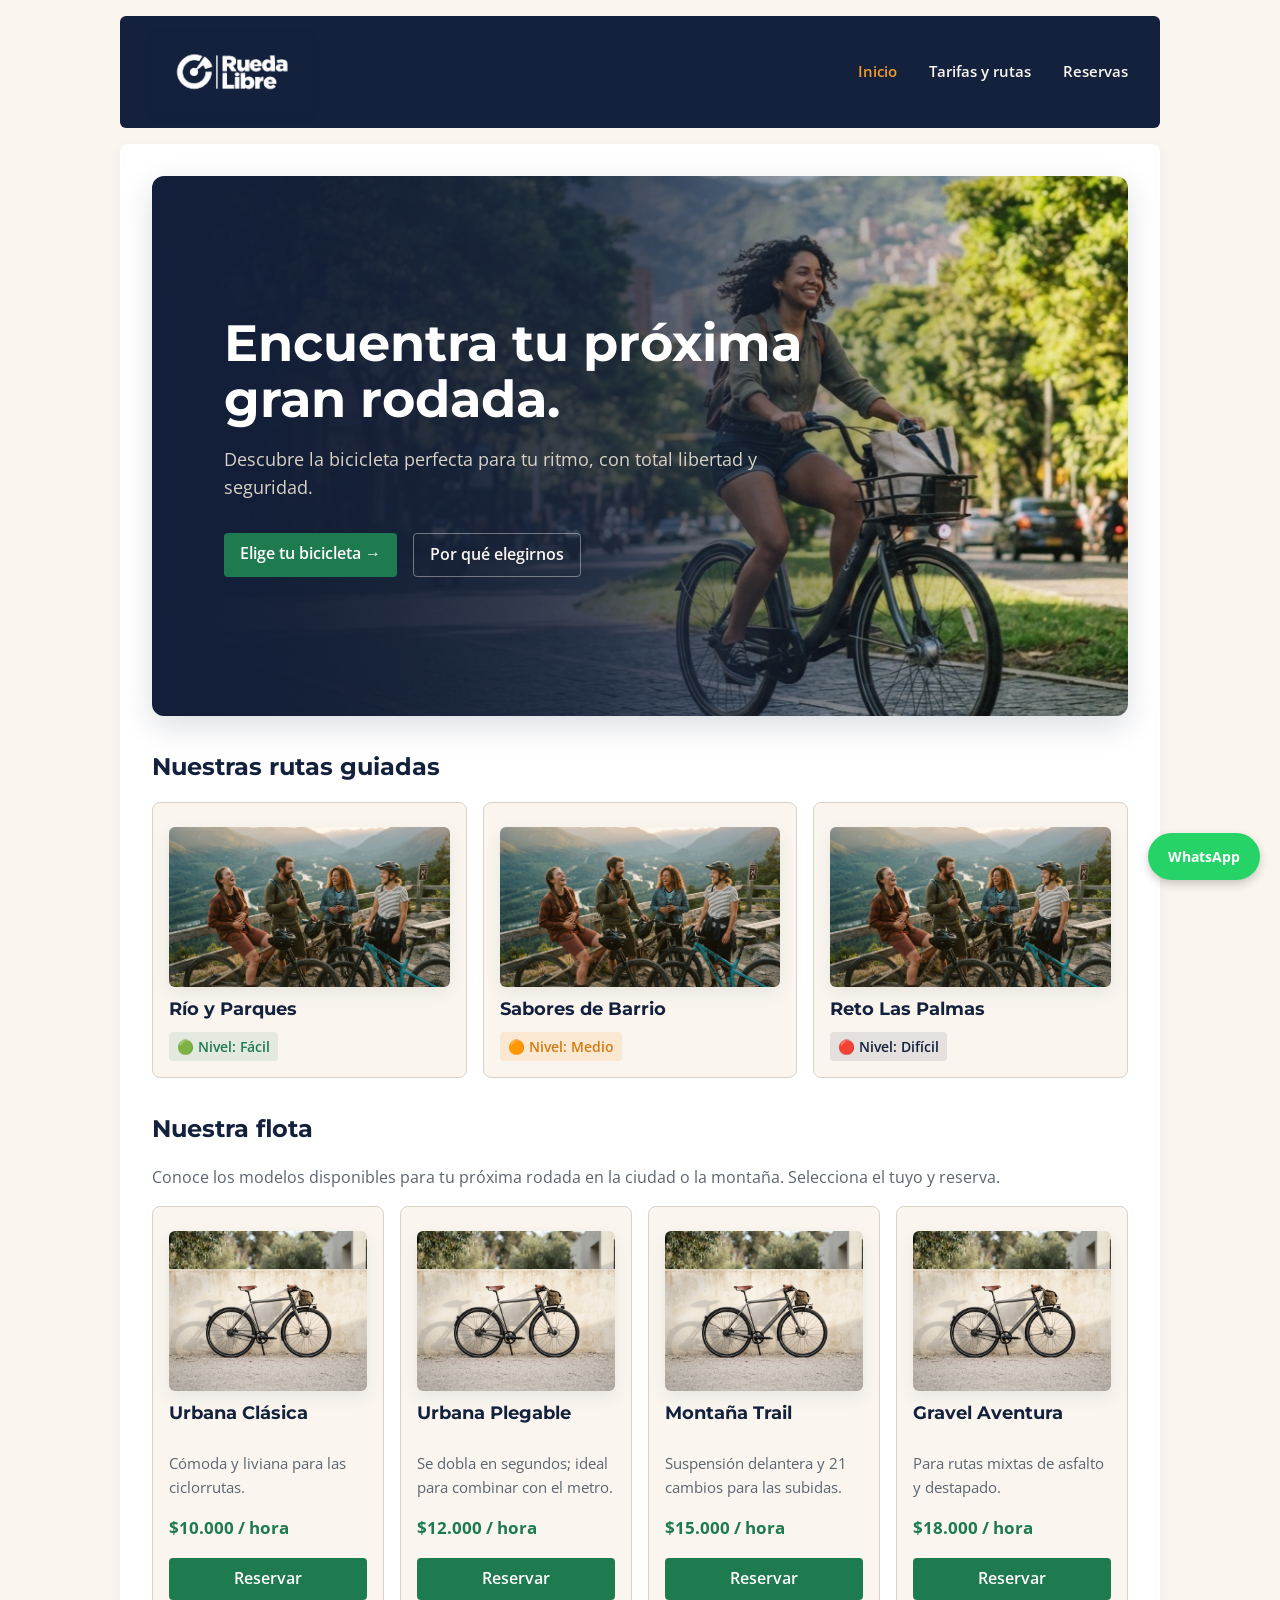
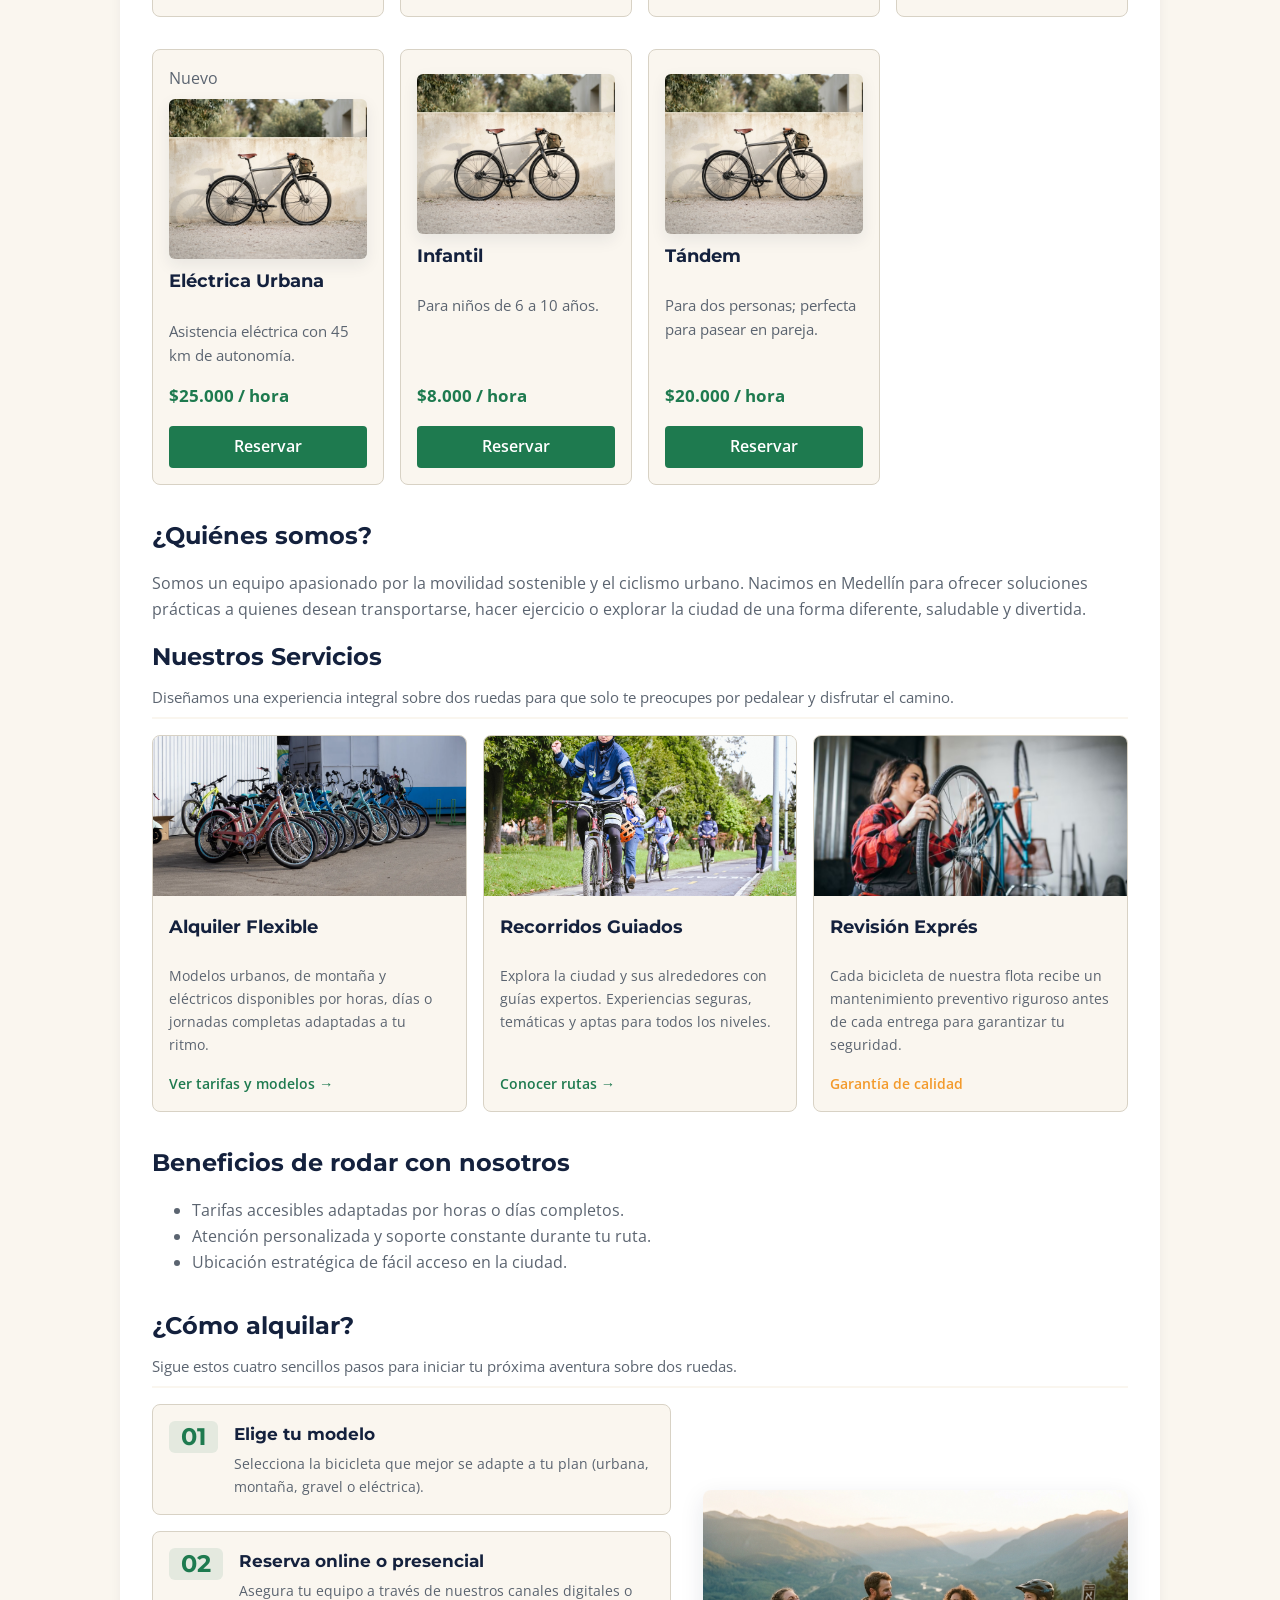
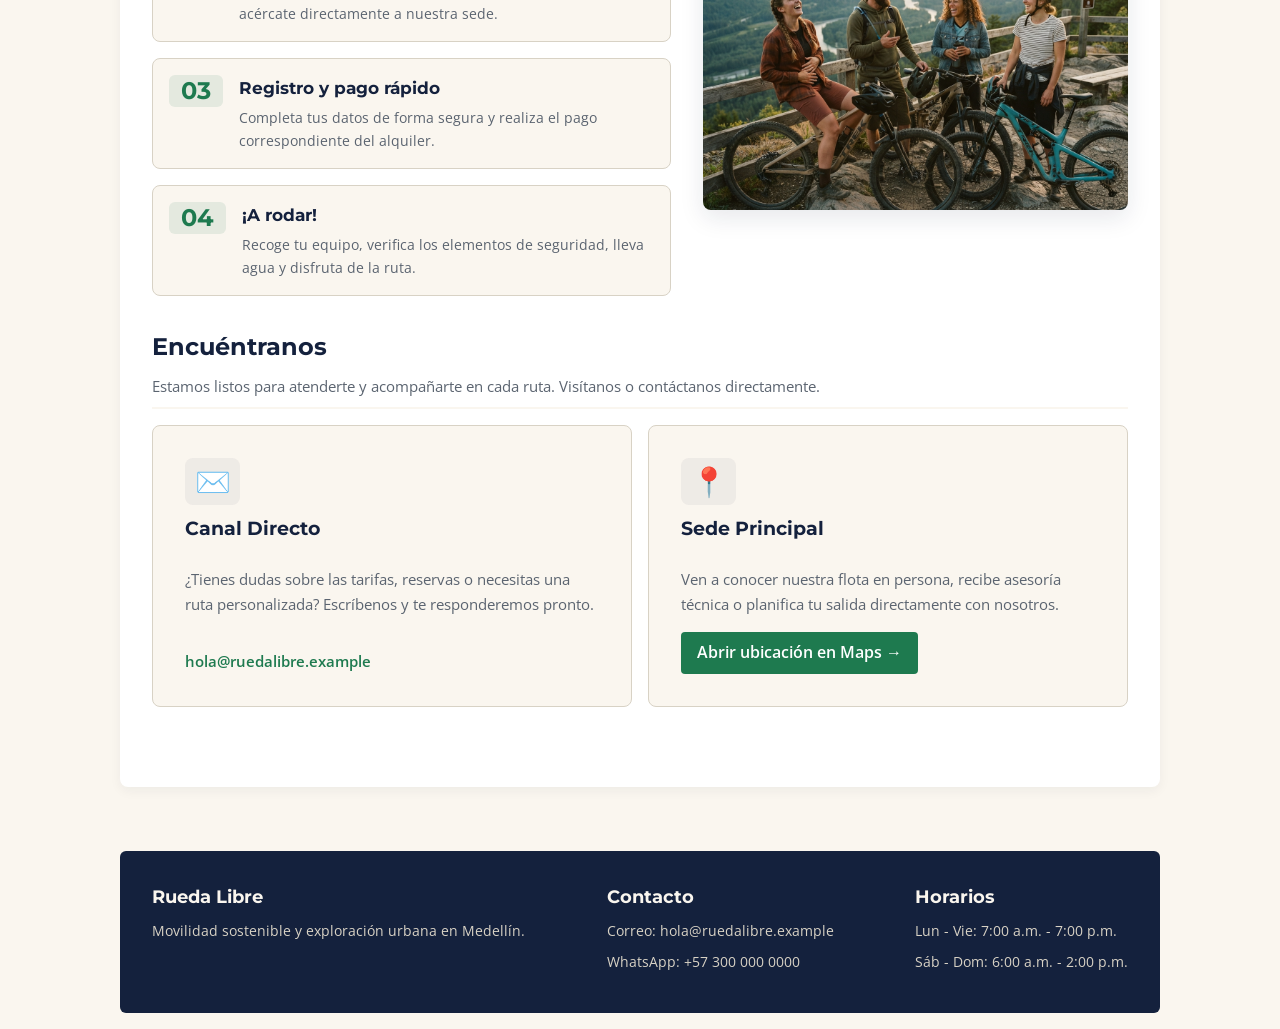
<file: index.html>
<!DOCTYPE html>
<html lang="es">
<head>
    <meta charset="UTF-8">
    <meta name="viewport" content="width=device-width, initial-scale=1.0">
    <meta name="description" content="Alquiler de bicicletas, recorridos guiados y taller básico en Medellín con Rueda Libre.">
    <title>Rueda Libre | Alquiler de bicicletas en Medellín</title>

    <link rel="preconnect" href="https://fonts.googleapis.com">
    <link rel="preconnect" href="https://fonts.gstatic.com" crossorigin>
    <link href="https://fonts.googleapis.com/css2?family=Montserrat:wght@700&family=Open+Sans:wght@400;600&display=swap" rel="stylesheet">
    
    <link rel="stylesheet" href="css/styles.css">
</head>
<body>
    <header>
        <a href="index.html" class="logo-link">
            <img src="img/negative_logo_ruedalibre.png" alt="Logo de Rueda Libre" class="logo-header">
        </a>
        <nav>
            <ul id="menu">
                <li><a href="index.html" class="activo">Inicio</a></li>
                <li><a href="paginas/tarifas.html">Tarifas y rutas</a></li>
                <li><a href="paginas/reservas.html">Reservas</a></li>
            </ul>
        </nav>
    </header>

    <main>
        <!-- Enlace flotante de WhatsApp -->
         <a href="https://wa.me/573000000000" target="_blank" class="whatsapp-flotante">WhatsApp</a>

        <!-- Portada / Hero principal con gradiente de sombra -->
        <section class="portada-inicio hero-sombra-lateral">
            <div class="portada-contenido">
                <h1>Encuentra tu próxima gran rodada.</h1>
                <p>Descubre la bicicleta perfecta para tu ritmo, con total libertad y seguridad.</p>
                <div class="portada-botones">
                    <a href="paginas/reservas.html" class="btn-cta">Elige tu bicicleta &rarr;</a>
                    <a href="#servicios" class="btn-secundario">Por qué elegirnos</a>
                </div>
            </div>
        </section>

        <!-- Galería "Nuestras rutas" con indicadores de nivel -->
        <section class="seccion-rutas-galeria">
            <h2>Nuestras rutas guiadas</h2>
            <div class="rutas-grid">
                <article class="ruta-card">
                    <img src="img/experiencia-ruta.jpeg" alt="Recorrido Río y Parques">
                    <h3>Río y Parques</h3>
                    <span class="nivel-badge nivel-facil">🟢 Nivel: Fácil</span>
                </article>
                <article class="ruta-card">
                    <img src="img/experiencia-ruta.jpeg" alt="Recorrido Sabores de Barrio">
                    <h3>Sabores de Barrio</h3>
                    <span class="nivel-badge nivel-medio">🟠 Nivel: Medio</span>
                </article>
                <article class="ruta-card">
                    <img src="img/experiencia-ruta.jpeg" alt="Recorrido Reto Las Palmas">
                    <h3>Reto Las Palmas</h3>
                    <span class="nivel-badge nivel-dificil">🔴 Nivel: Difícil</span>
                </article>
            </div>
        </section>

        <!-- Nueva flota -->
        <section class="seccion-flota">
            <h2>Nuestra flota</h2>
            <p>Conoce los modelos disponibles para tu próxima rodada en la ciudad o la montaña. Selecciona el tuyo y reserva.</p>
            
            <div class="flota-grid">
                <!-- Modelo 1 -->
                <article class="tarjeta-flota">
                    <img src="img/flota-bicicletas.jpeg" alt="Urbana Clásica de Rueda Libre">
                    <h3>Urbana Clásica</h3>
                    <p>Cómoda y liviana para las ciclorrutas.</p>
                    <span class="precio">$10.000 / hora</span>
                    <a href="paginas/reservas.html" class="btn-cta">Reservar</a>
                </article>

                <!-- Modelo 2 -->
                <article class="tarjeta-flota">
                    <img src="img/flota-bicicletas.jpeg" alt="Urbana Plegable de Rueda Libre">
                    <h3>Urbana Plegable</h3>
                    <p>Se dobla en segundos; ideal para combinar con el metro.</p>
                    <span class="precio">$12.000 / hora</span>
                    <a href="paginas/reservas.html" class="btn-cta">Reservar</a>
                </article>

                <!-- Modelo 3 -->
                <article class="tarjeta-flota">
                    <img src="img/flota-bicicletas.jpeg" alt="Montaña Trail de Rueda Libre">
                    <h3>Montaña Trail</h3>
                    <p>Suspensión delantera y 21 cambios para las subidas.</p>
                    <span class="precio">$15.000 / hora</span>
                    <a href="paginas/reservas.html" class="btn-cta">Reservar</a>
                </article>

                <!-- Modelo 4 -->
                <article class="tarjeta-flota">
                    <img src="img/flota-bicicletas.jpeg" alt="Gravel Aventura de Rueda Libre">
                    <h3>Gravel Aventura</h3>
                    <p>Para rutas mixtas de asfalto y destapado.</p>
                    <span class="precio">$18.000 / hora</span>
                    <a href="paginas/reservas.html" class="btn-cta">Reservar</a>
                </article>

                <!-- Modelo 5 -->
                <article class="tarjeta-flota">
                    <span class="badge-nuevo">Nuevo</span>
                    <img src="img/flota-bicicletas.jpeg" alt="Eléctrica Urbana de Rueda Libre">
                    <h3>Eléctrica Urbana</h3>
                    <p>Asistencia eléctrica con 45 km de autonomía.</p>
                    <span class="precio">$25.000 / hora</span>
                    <a href="paginas/reservas.html" class="btn-cta">Reservar</a>
                </article>

                <!-- Modelo 6 -->
                <article class="tarjeta-flota">
                    <img src="img/flota-bicicletas.jpeg" alt="Infantil de Rueda Libre">
                    <h3>Infantil</h3>
                    <p>Para niños de 6 a 10 años.</p>
                    <span class="precio">$8.000 / hora</span>
                    <a href="paginas/reservas.html" class="btn-cta">Reservar</a>
                </article>

                <!-- Modelo 7 (Tándem - Se acomoda solo) -->
                <article class="tarjeta-flota">
                    <img src="img/flota-bicicletas.jpeg" alt="Tándem de Rueda Libre">
                    <h3>Tándem</h3>
                    <p>Para dos personas; perfecta para pasear en pareja.</p>
                    <span class="precio">$20.000 / hora</span>
                    <a href="paginas/reservas.html" class="btn-cta">Reservar</a>
                </article>
            </div>
        </section>


        <section>
            <h2>¿Quiénes somos?</h2>
            <p>Somos un equipo apasionado por la movilidad sostenible y el ciclismo urbano. Nacimos en Medellín para ofrecer soluciones prácticas a quienes desean transportarse, hacer ejercicio o explorar la ciudad de una forma diferente, saludable y divertida.</p>
        </section>

        <!-- Sección Nuestros Servicios -->
        <section class="seccion-servicios">
            <div class="page-header">
                <h2>Nuestros Servicios</h2>
                <p>Diseñamos una experiencia integral sobre dos ruedas para que solo te preocupes por pedalear y disfrutar el camino.</p>
            </div>

            <div class="servicios-grid">
                <!-- Servicio 1: Alquiler Flexible -->
                <article class="tarjeta-servicio">
                    <img src="img/servicio-alquiler.png" alt="Alquiler flexible de bicicletas en Rueda Libre">
                    <div class="servicio-contenido">
                        <h3>Alquiler Flexible</h3>
                        <p>Modelos urbanos, de montaña y eléctricos disponibles por horas, días o jornadas completas adaptadas a tu ritmo.</p>
                        <a href="paginas/tarifas.html" class="enlace-card">Ver tarifas y modelos &rarr;</a>
                    </div>
                </article>

                <!-- Servicio 2: Recorridos Guiados -->
                <article class="tarjeta-servicio">
                    <img src="img/recorrido-guiado.jpg" alt="Recorridos guiados por la ciudad y montaña">
                    <div class="servicio-contenido">
                        <h3>Recorridos Guiados</h3>
                        <p>Explora la ciudad y sus alrededores con guías expertos. Experiencias seguras, temáticas y aptas para todos los niveles.</p>
                        <a href="paginas/tarifas.html" class="enlace-card">Conocer rutas &rarr;</a>
                    </div>
                </article>

                <!-- Servicio 3: Revisión Exprés -->
                <article class="tarjeta-servicio">
                    <img src="img/reparacion-de-bicicletas.jpg" alt="Mantenimiento y revisión técnica de bicicletas">
                    <div class="servicio-contenido">
                        <h3>Revisión Exprés</h3>
                        <p>Cada bicicleta de nuestra flota recibe un mantenimiento preventivo riguroso antes de cada entrega para garantizar tu seguridad.</p>
                        <span class="detalle-static">Garantía de calidad</span>
                    </div>
                </article>
            </div>
        </section>

        <section>
            <h2>Beneficios de rodar con nosotros</h2>
            <ul>
                <li>Tarifas accesibles adaptadas por horas o días completos.</li>
                <li>Atención personalizada y soporte constante durante tu ruta.</li>
                <li>Ubicación estratégica de fácil acceso en la ciudad.</li>
            </ul>
        </section>

        <!-- Sección ¿Cómo alquilar? integrada como pasos visuales -->
        <section class="seccion-proceso">
            <div class="page-header">
                <h2>¿Cómo alquilar?</h2>
                <p>Sigue estos cuatro sencillos pasos para iniciar tu próxima aventura sobre dos ruedas.</p>
            </div>

            <div class="proceso-grid">
                <!-- Columna de Pasos Numerados -->
                <ol class="pasos-lista">
                    <li class="paso-item">
                        <span class="paso-numero">01</span>
                        <div>
                            <h3>Elige tu modelo</h3>
                            <p>Selecciona la bicicleta que mejor se adapte a tu plan (urbana, montaña, gravel o eléctrica).</p>
                        </div>
                    </li>
                    <li class="paso-item">
                        <span class="paso-numero">02</span>
                        <div>
                            <h3>Reserva online o presencial</h3>
                            <p>Asegura tu equipo a través de nuestros canales digitales o acércate directamente a nuestra sede.</p>
                        </div>
                    </li>
                    <li class="paso-item">
                        <span class="paso-numero">03</span>
                        <div>
                            <h3>Registro y pago rápido</h3>
                            <p>Completa tus datos de forma segura y realiza el pago correspondiente del alquiler.</p>
                        </div>
                    </li>
                    <li class="paso-item">
                        <span class="paso-numero">04</span>
                        <div>
                            <h3>¡A rodar!</h3>
                            <p>Recoge tu equipo, verifica los elementos de seguridad, lleva agua y disfruta de la ruta.</p>
                        </div>
                    </li>
                </ol>

                <!-- Columna de Imagen Destacada -->
                <div class="proceso-imagen">
                    <img src="img/experiencia-ruta.jpeg" alt="Grupo de ciclistas disfrutando de una vista panorámica de las montañas de Medellín">
                </div>
            </div>
        </section>

        <!-- Sección Encuéntranos mejorada -->
        <section class="seccion-encuentranos">
            <div class="page-header">
                <h2>Encuéntranos</h2>
                <p>Estamos listos para atenderte y acompañarte en cada ruta. Visítanos o contáctanos directamente.</p>
            </div>

            <div class="encuentranos-grid">
                <!-- Tarjeta de Contacto / Correo -->
                <article class="contacto-card">
                    <div class="contacto-icono">✉️</div>
                    <h3>Canal Directo</h3>
                    <p>¿Tienes dudas sobre las tarifas, reservas o necesitas una ruta personalizada? Escríbenos y te responderemos pronto.</p>
                    <a href="mailto:hola@ruedalibre.example" class="contacto-enlace">hola@ruedalibre.example</a>
                </article>

                <!-- Tarjeta de Sede / Ubicación -->
                <article class="contacto-card">
                    <div class="contacto-icono">📍</div>
                    <h3>Sede Principal</h3>
                    <p>Ven a conocer nuestra flota en persona, recibe asesoría técnica o planifica tu salida directamente con nosotros.</p>
                    <a href="https://maps.google.com" target="_blank" rel="noopener" class="btn-cta">Abrir ubicación en Maps &rarr;</a>
                </article>
            </div>
        </section>
    </main>

    <footer>
        <div class="footer-bloque">
            <h3>Rueda Libre</h3>
            <p>Movilidad sostenible y exploración urbana en Medellín.</p>
        </div>
        <div class="footer-bloque">
            <h3>Contacto</h3>
            <p>Correo: hola@ruedalibre.example</p>
            <p>WhatsApp: +57 300 000 0000</p>
        </div>
        <div class="footer-bloque">
            <h3>Horarios</h3>
            <p>Lun - Vie: 7:00 a.m. - 7:00 p.m.</p>
            <p>Sáb - Dom: 6:00 a.m. - 2:00 p.m.</p>
        </div>
    </footer>

</body>
</html>
</file>
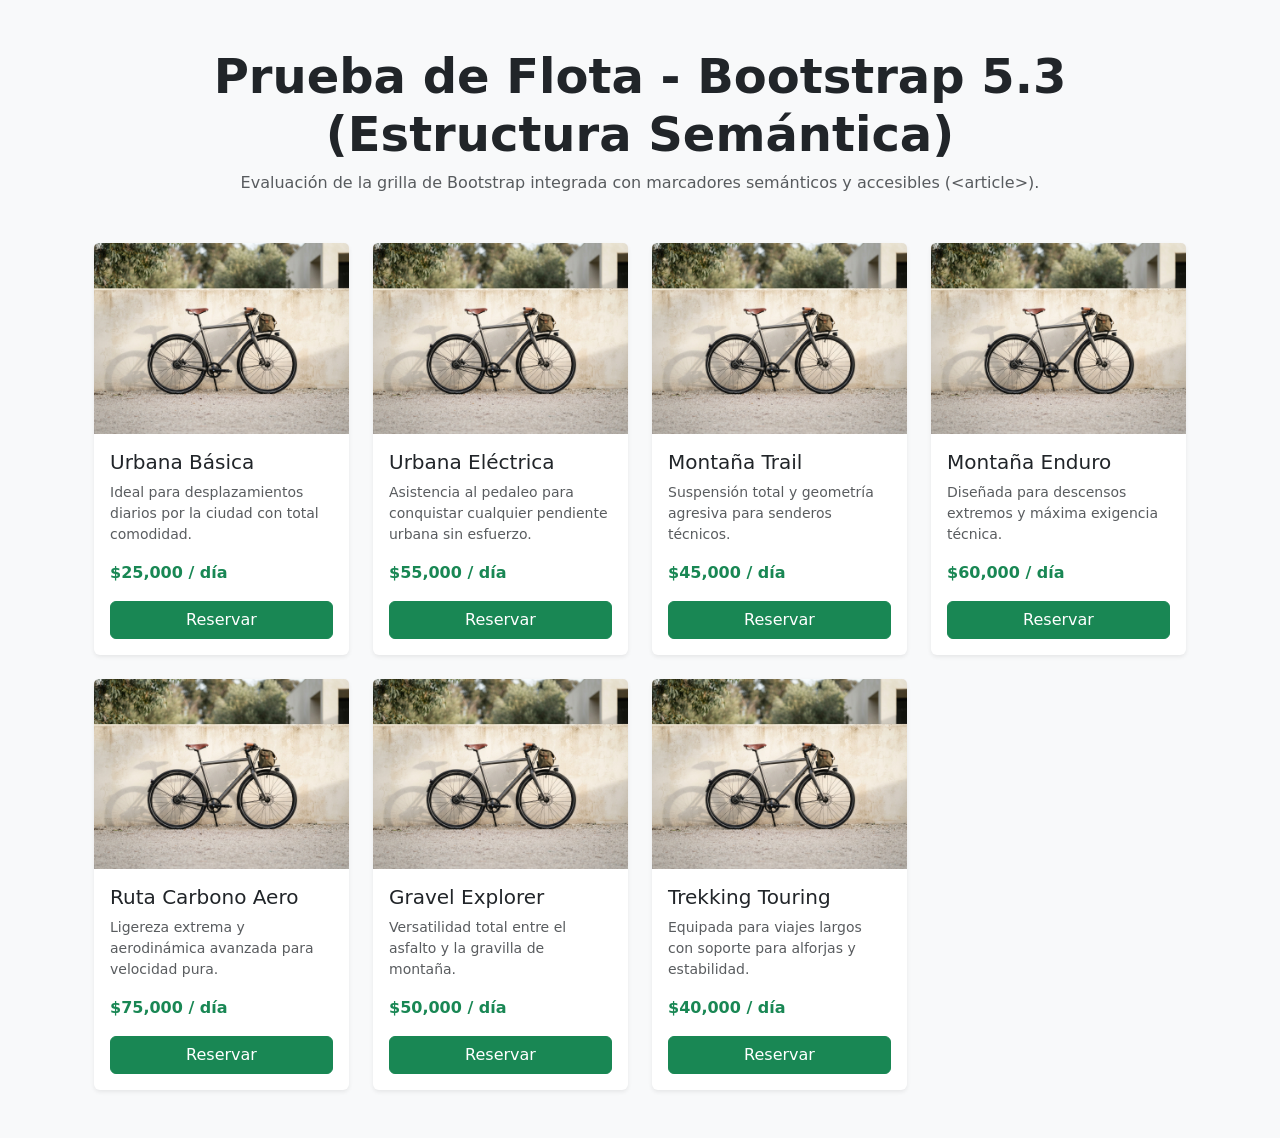
<file: paginas/pruebas.html>
<!DOCTYPE html>
<html lang="es">
<head>
    <meta charset="UTF-8">
    <meta name="viewport" content="width=device-width, initial-scale=1.0">
    <title>Catálogo de Flota (Semántico) - Bootstrap 5 | Rueda Libre</title>
    <!-- Bootstrap 5.3 CSS CDN -->
    <link href="https://cdn.jsdelivr.net/npm/bootstrap@5.3.3/dist/css/bootstrap.min.css" rel="stylesheet">
</head>
<body class="bg-light">

    <div class="container py-5">
        <header class="mb-5 text-center">
            <h1 class="display-5 fw-bold text-dark">Prueba de Flota - Bootstrap 5.3 (Estructura Semántica)</h1>
            <p class="text-muted">Evaluación de la grilla de Bootstrap integrada con marcadores semánticos y accesibles (&lt;article&gt;).</p>
        </header>

        <main>
            <!-- Sección de catálogo semántica para lectores de pantalla -->
            <section aria-label="Catálogo de bicicletas disponibles" class="container">
                <div class="row g-4">
                    
                    <!-- Modelo 1 -->
                    <article class="col-12 col-sm-6 col-lg-4 col-xl-3">
                        <div class="card h-100 shadow-sm border-0">
                            <img src="../img/flota-bicicletas.jpeg" class="card-img-top" alt="Bicicleta Urbana Básica de color azul">
                            <div class="card-body d-flex flex-column">
                                <h2 class="card-title h5 fs-5">Urbana Básica</h2>
                                <p class="card-text text-muted small">Ideal para desplazamientos diarios por la ciudad con total comodidad.</p>
                                <span class="fw-bold text-success mb-3">$25,000 / día</span>
                                <a href="#" class="btn btn-success mt-auto">Reservar</a>
                            </div>
                        </div>
                    </article>

                    <!-- Modelo 2 -->
                    <article class="col-12 col-sm-6 col-lg-4 col-xl-3">
                        <div class="card h-100 shadow-sm border-0">
                            <img src="../img/flota-bicicletas.jpeg" class="card-img-top" alt="Bicicleta Urbana Eléctrica con asistencia al pedaleo">
                            <div class="card-body d-flex flex-column">
                                <h2 class="card-title h5 fs-5">Urbana Eléctrica</h2>
                                <p class="card-text text-muted small">Asistencia al pedaleo para conquistar cualquier pendiente urbana sin esfuerzo.</p>
                                <span class="fw-bold text-success mb-3">$55,000 / día</span>
                                <a href="#" class="btn btn-success mt-auto">Reservar</a>
                            </div>
                        </div>
                    </article>

                    <!-- Modelo 3 -->
                    <article class="col-12 col-sm-6 col-lg-4 col-xl-3">
                        <div class="card h-100 shadow-sm border-0">
                            <img src="../img/flota-bicicletas.jpeg" class="card-img-top" alt="Bicicleta de Montaña Trail con suspensión">
                            <div class="card-body d-flex flex-column">
                                <h2 class="card-title h5 fs-5">Montaña Trail</h2>
                                <p class="card-text text-muted small">Suspensión total y geometría agresiva para senderos técnicos.</p>
                                <span class="fw-bold text-success mb-3">$45,000 / día</span>
                                <a href="#" class="btn btn-success mt-auto">Reservar</a>
                            </div>
                        </div>
                    </article>

                    <!-- Modelo 4 -->
                    <article class="col-12 col-sm-6 col-lg-4 col-xl-3">
                        <div class="card h-100 shadow-sm border-0">
                            <img src="../img/flota-bicicletas.jpeg" class="card-img-top" alt="Bicicleta de Montaña Enduro para terrenos exigentes">
                            <div class="card-body d-flex flex-column">
                                <h2 class="card-title h5 fs-5">Montaña Enduro</h2>
                                <p class="card-text text-muted small">Diseñada para descensos extremos y máxima exigencia técnica.</p>
                                <span class="fw-bold text-success mb-3">$60,000 / día</span>
                                <a href="#" class="btn btn-success mt-auto">Reservar</a>
                            </div>
                        </div>
                    </article>

                    <!-- Modelo 5 -->
                    <article class="col-12 col-sm-6 col-lg-4 col-xl-3">
                        <div class="card h-100 shadow-sm border-0">
                            <img src="../img/flota-bicicletas.jpeg" class="card-img-top" alt="Bicicleta de Ruta en fibra de Carbono Aero">
                            <div class="card-body d-flex flex-column">
                                <h2 class="card-title h5 fs-5">Ruta Carbono Aero</h2>
                                <p class="card-text text-muted small">Ligereza extrema y aerodinámica avanzada para velocidad pura.</p>
                                <span class="fw-bold text-success mb-3">$75,000 / día</span>
                                <a href="#" class="btn btn-success mt-auto">Reservar</a>
                            </div>
                        </div>
                    </article>

                    <!-- Modelo 6 -->
                    <article class="col-12 col-sm-6 col-lg-4 col-xl-3">
                        <div class="card h-100 shadow-sm border-0">
                            <img src="../img/flota-bicicletas.jpeg" class="card-img-top" alt="Bicicleta Gravel Explorer para asfalto y trocha">
                            <div class="card-body d-flex flex-column">
                                <h2 class="card-title h5 fs-5">Gravel Explorer</h2>
                                <p class="card-text text-muted small">Versatilidad total entre el asfalto y la gravilla de montaña.</p>
                                <span class="fw-bold text-success mb-3">$50,000 / día</span>
                                <a href="#" class="btn btn-success mt-auto">Reservar</a>
                            </div>
                        </div>
                    </article>

                    <!-- Modelo 7 -->
                    <article class="col-12 col-sm-6 col-lg-4 col-xl-3">
                        <div class="card h-100 shadow-sm border-0">
                            <img src="../img/flota-bicicletas.jpeg" class="card-img-top" alt="Bicicleta Trekking Touring equipada para viajes largos">
                            <div class="card-body d-flex flex-column">
                                <h2 class="card-title h5 fs-5">Trekking Touring</h2>
                                <p class="card-text text-muted small">Equipada para viajes largos con soporte para alforjas y estabilidad.</p>
                                <span class="fw-bold text-success mb-3">$40,000 / día</span>
                                <a href="#" class="btn btn-success mt-auto">Reservar</a>
                            </div>
                        </div>
                    </article>

                </div>
            </section>
        </main>
    </div>

    <!-- Bootstrap 5.3 JS Bundle CDN -->
    <script src="https://cdn.jsdelivr.net/npm/bootstrap@5.3.3/dist/js/bootstrap.bundle.min.js"></script>
</body>
</html>
</file>
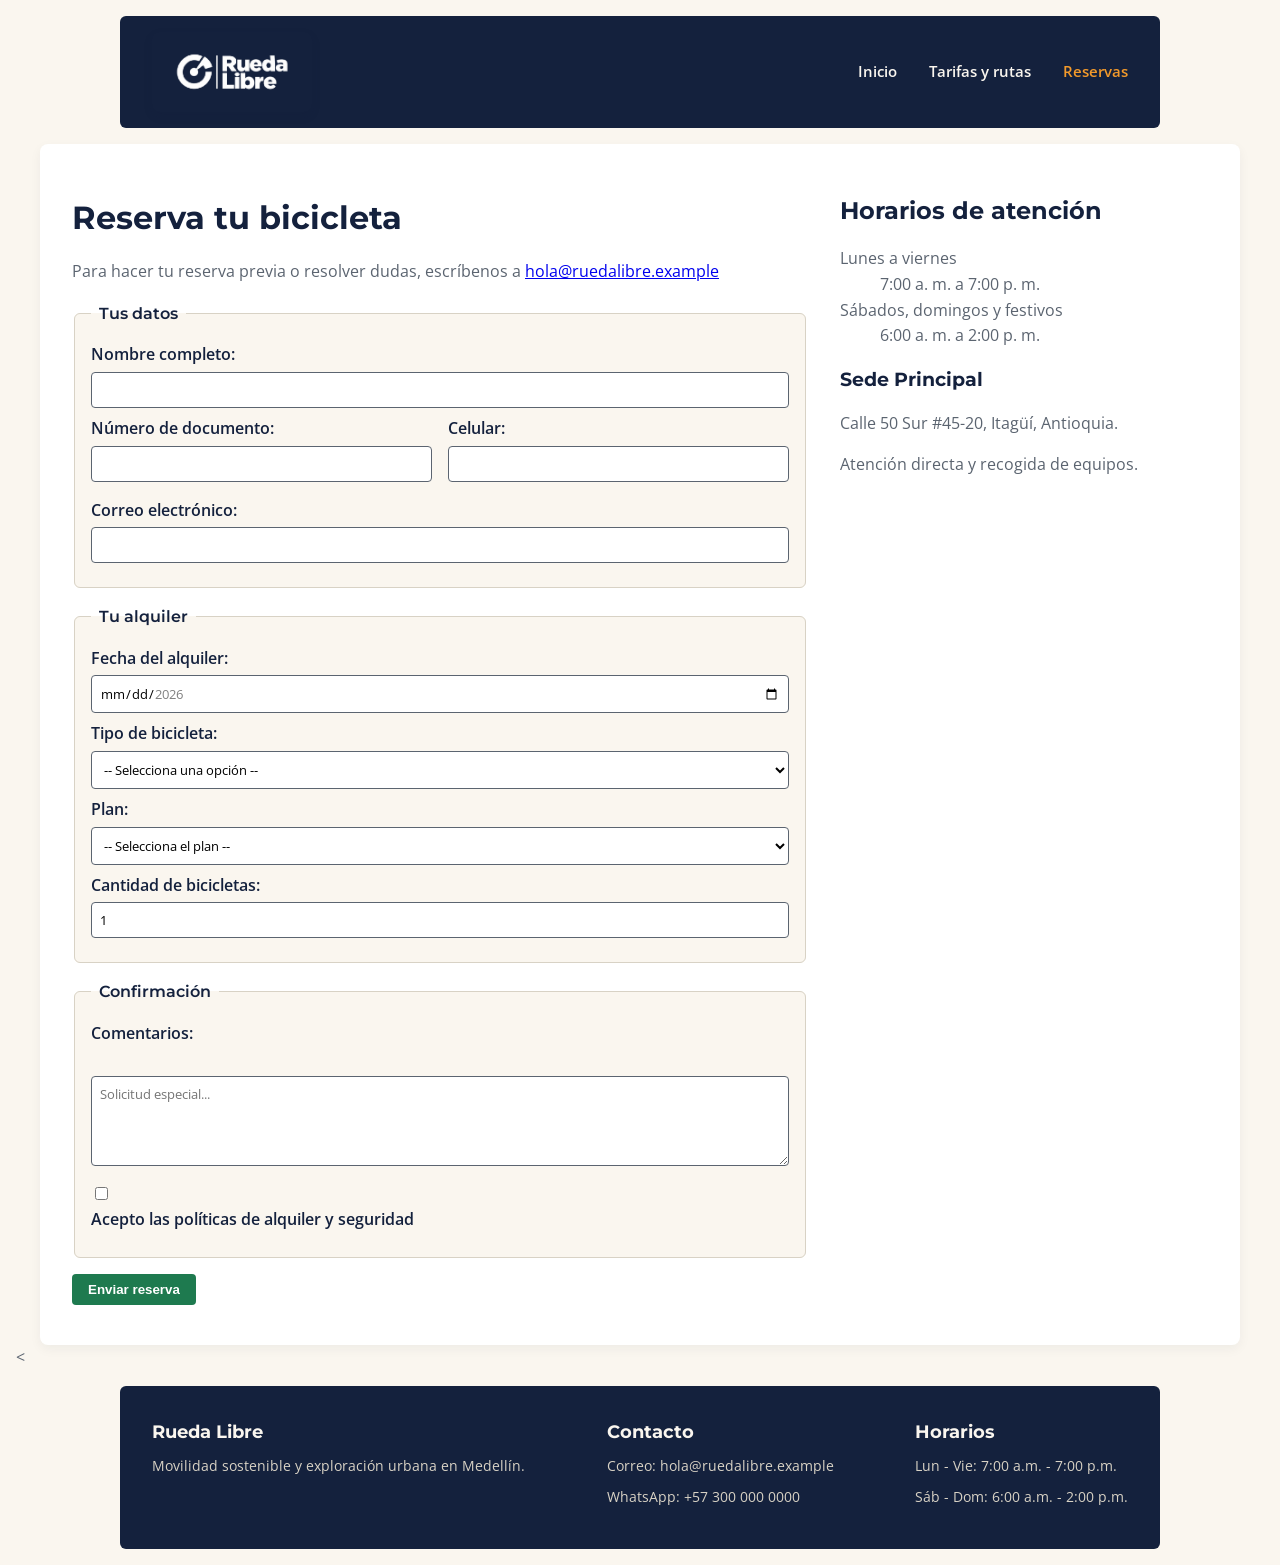
<file: paginas/reservas.html>
<!DOCTYPE html>
<html lang="es">
<head>
    <meta charset="UTF-8">
    <meta name="viewport" content="width=device-width, initial-scale=1.0">
    <meta name="description" content="Reserva tu bicicleta o recorrido guiado en Rueda Libre Medellín de forma rápida y segura.">
    <title>Reservas | Rueda Libre</title>
    <link rel="preconnect" href="https://fonts.googleapis.com">
    <link rel="preconnect" href="https://fonts.gstatic.com" crossorigin>
    <link href="https://fonts.googleapis.com/css2?family=Montserrat:wght@700&family=Open+Sans:wght@400;600&display=swap" rel="stylesheet">
    
    <link rel="stylesheet" href="../css/styles.css">
</head>
<body>

    <header>
        <a href="reservas.html" class="logo-link">
            <img src="../img/negative_logo_ruedalibre.png" alt="Logo de Rueda Libre" class="logo-header">
        </a>
        <nav>
            <ul id="menu">
                <li><a href="../index.html">Inicio</a></li>
                <li><a href="tarifas.html">Tarifas y rutas</a></li>
                <li><a href="reservas.html" class="activo">Reservas</a></li>
            </ul>
        </nav>
    </header>

    <main class="main-reservas-grid">
        <div class="columna-formulario">
            <h1>Reserva tu bicicleta</h1>
            <p>Para hacer tu reserva previa o resolver dudas, escríbenos a <a href="mailto:hola@ruedalibre.example">hola@ruedalibre.example</a></p>

            <form action="#" method="post">
                <fieldset>
                    <legend>Tus datos</legend>
                    
                    <div>
                        <label for="nombre">Nombre completo:</label>
                        <input type="text" id="nombre" name="nombre" required minlength="3">
                    </div>

                    <div class="fila-doble">
                        <div class="campo-flex">
                            <label for="documento">Número de documento:</label>
                            <input type="text" id="documento" name="documento" required pattern="[0-9]{6,10}" title="Debe contener solo números (6 a 10 dígitos).">
                        </div>
                        <div class="campo-flex">
                            <label for="celular">Celular:</label>
                            <input type="tel" id="celular" name="celular" required pattern="3[0-9]{9}" title="Debe tener 10 dígitos y empezar por 3.">
                        </div>
                    </div>

                    <div>
                        <label for="correo">Correo electrónico:</label>
                        <input type="email" id="correo" name="correo" required>
                    </div>
                </fieldset>

                <fieldset>
                    <legend>Tu alquiler</legend>
                    <div>
                        <label for="fecha">Fecha del alquiler:</label>
                        <input type="date" id="fecha" name="fecha" required min="2026-11-01" max="2026-12-31">
                    </div>
                    <div>
                        <label for="tipo_bicicleta">Tipo de bicicleta:</label>
                        <select id="tipo_bicicleta" name="tipo_bicicleta" required>
                            <option value="">-- Selecciona una opción --</option>
                            <option value="urbana">Urbana</option>
                            <option value="montana">Montaña</option>
                            <option value="electrica">Eléctrica</option>
                        </select>
                    </div>
                    <div>
                        <label for="plan">Plan:</label>
                        <select id="plan" name="plan" required>
                            <option value="">-- Selecciona el plan --</option>
                            <option value="1h">1 hora</option>
                            <option value="medio_dia">Medio día (4 h)</option>
                            <option value="dia_completo">Día completo</option>
                        </select>
                    </div>
                    <div>
                        <label for="cantidad">Cantidad de bicicletas:</label>
                        <input type="number" id="cantidad" name="cantidad" min="1" max="6" value="1" required>
                    </div>
                </fieldset>

                <fieldset>
                    <legend>Confirmación</legend>
                    <div>
                        <label for="comentarios">Comentarios:</label>
                        <br>
                        <textarea id="comentarios" name="comentarios" rows="4" maxlength="300" placeholder="Solicitud especial..."></textarea>
                    </div>
                    <div>
                        <input type="checkbox" id="politicas" name="politicas" required>
                        <label for="politicas">Acepto las políticas de alquiler y seguridad</label>
                    </div>
                </fieldset>

                <div>
                    <button type="submit">Enviar reserva</button>
                </div>
            </form>
        </div>

        <aside class="columna-aside">
            <h2>Horarios de atención</h2>
            <dl>
                <dt>Lunes a viernes</dt>
                <dd>7:00 a. m. a 7:00 p. m.</dd>
                <dt>Sábados, domingos y festivos</dt>
                <dd>6:00 a. m. a 2:00 p. m.</dd>
            </dl>
            <div class="info-extra-card">
                <h3>Sede Principal</h3>
                <p>Calle 50 Sur #45-20, Itagüí, Antioquia.</p>
                <p>Atención directa y recogida de equipos.</p>
            </div>
        </aside>
    </main>

    <<footer>
        <div class="footer-bloque">
            <h3>Rueda Libre</h3>
            <p>Movilidad sostenible y exploración urbana en Medellín.</p>
        </div>
        <div class="footer-bloque">
            <h3>Contacto</h3>
            <p>Correo: hola@ruedalibre.example</p>
            <p>WhatsApp: +57 300 000 0000</p>
        </div>
        <div class="footer-bloque">
            <h3>Horarios</h3>
            <p>Lun - Vie: 7:00 a.m. - 7:00 p.m.</p>
            <p>Sáb - Dom: 6:00 a.m. - 2:00 p.m.</p>
        </div>
    </footer>

</body>
</html>
</file>
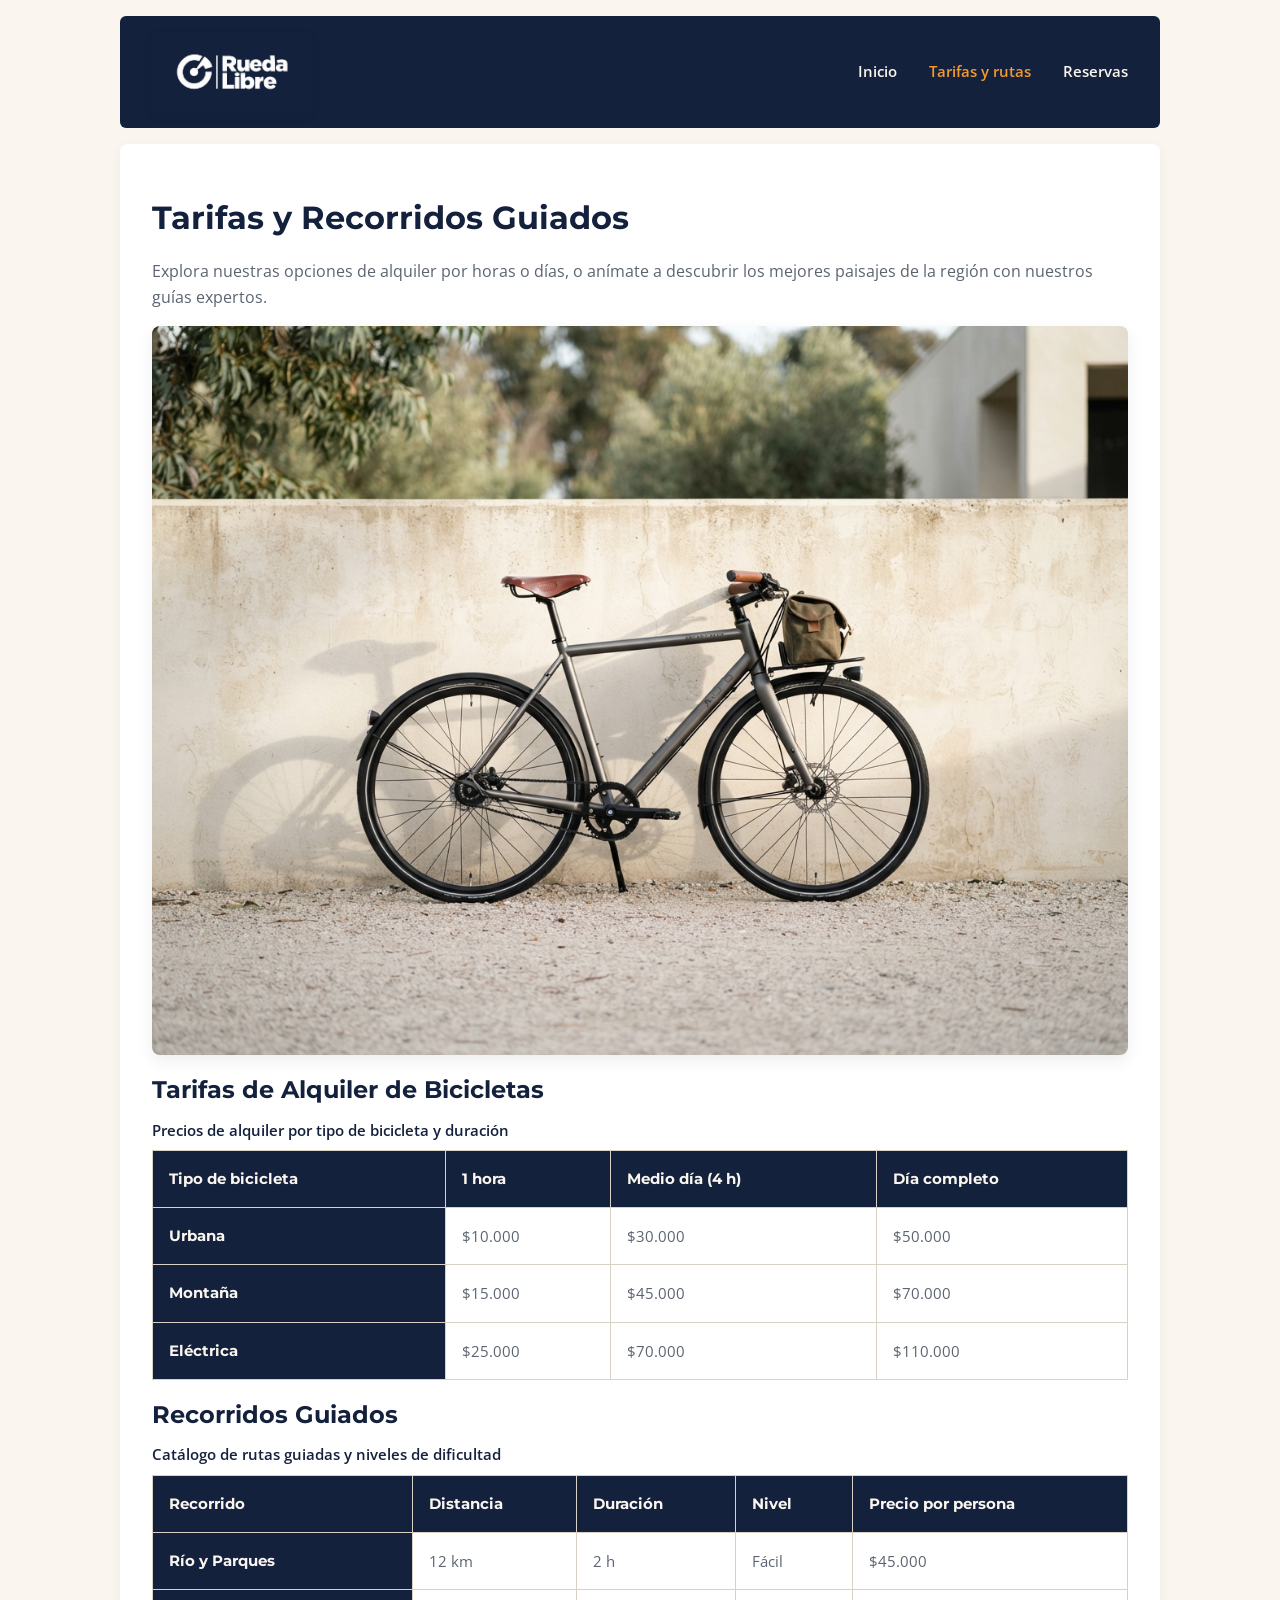
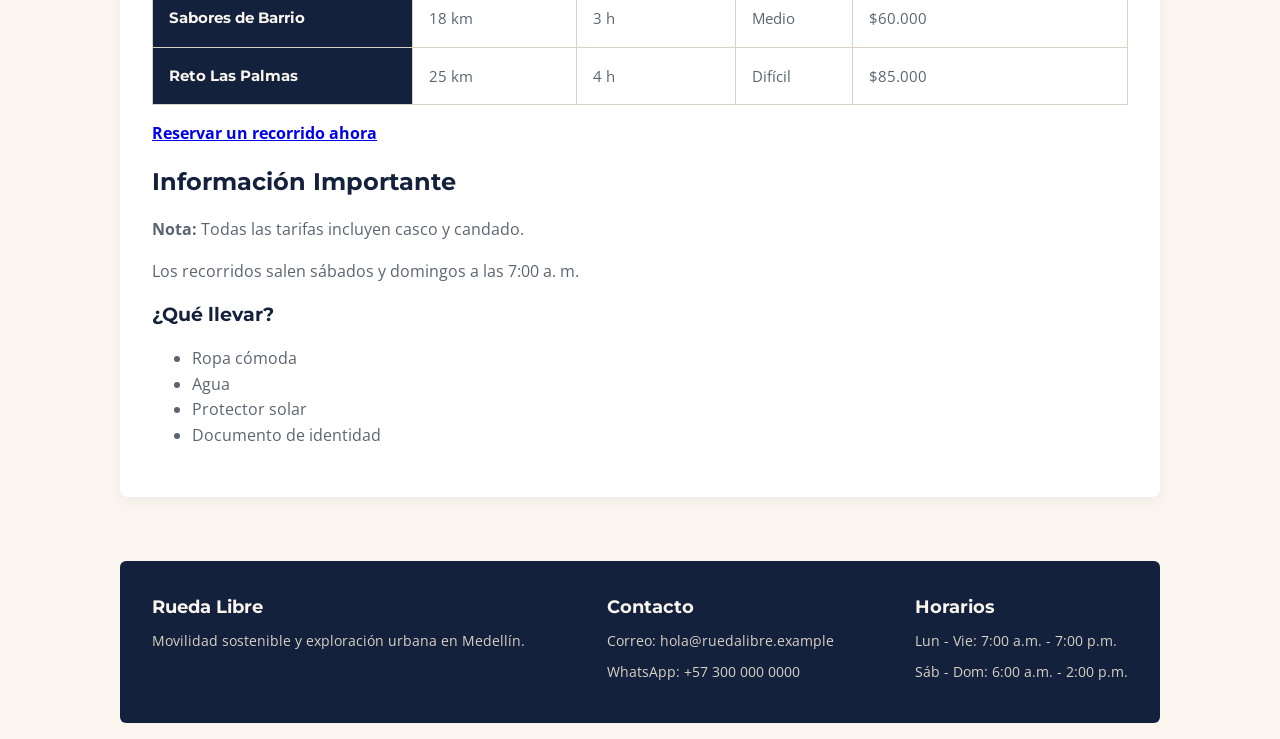
<file: paginas/tarifas.html>
<!DOCTYPE html>
<html lang="es">
<head>
    <meta charset="UTF-8">
    <meta name="viewport" content="width=device-width, initial-scale=1.0">
    <meta name="description" content="Consulta las tarifas de alquiler de bicicletas y los precios de los recorridos guiados en Medellín con Rueda Libre.">
    <title>Tarifas y Rutas | Rueda Libre</title>
    <link rel="preconnect" href="https://fonts.googleapis.com">
    <link rel="preconnect" href="https://fonts.gstatic.com" crossorigin>
    <link href="https://fonts.googleapis.com/css2?family=Montserrat:wght@700&family=Open+Sans:wght@400;600&display=swap" rel="stylesheet">
    
    <link rel="stylesheet" href="../css/styles.css">
</head>
<body>

    <header>
        <a href="tarifas.html" class="logo-link">
            <img src="../img/negative_logo_ruedalibre.png" alt="Logo de Rueda Libre" class="logo-header">
        </a>
        <nav>
            <ul id="menu">
                <li><a href="../index.html">Inicio</a></li>
                <li><a href="tarifas.html" class="activo">Tarifas y rutas</a></li>
                <li><a href="reservas.html">Reservas</a></li>
            </ul>
        </nav>
    </header>

    <main>
        <!-- Cabecera con título y banner visual integrado -->
        <div class="page-header-banner">
            <div class="page-header-texto">
                <h1>Tarifas y Recorridos Guiados</h1>
                <p>Explora nuestras opciones de alquiler por horas o días, o anímate a descubrir los mejores paisajes de la región con nuestros guías expertos.</p>
            </div>
            <img src="../img/flota-bicicletas.jpeg" alt="Flota de bicicletas de Rueda Libre listas para alquilar" class="banner-img">
        </div>

        <section>
            <h2>Tarifas de Alquiler de Bicicletas</h2>

            <table>
                <caption>Precios de alquiler por tipo de bicicleta y duración</caption>
                <thead>
                    <tr>
                        <th scope="col">Tipo de bicicleta</th>
                        <th scope="col">1 hora</th>
                        <th scope="col">Medio día (4 h)</th>
                        <th scope="col">Día completo</th>
                    </tr>
                </thead>
                <tbody>
                    <tr>
                        <th scope="row">Urbana</th>
                        <td>$10.000</td>
                        <td>$30.000</td>
                        <td>$50.000</td>
                    </tr>
                    <tr>
                        <th scope="row">Montaña</th>
                        <td>$15.000</td>
                        <td>$45.000</td>
                        <td>$70.000</td>
                    </tr>
                    <tr>
                        <th scope="row">Eléctrica</th>
                        <td>$25.000</td>
                        <td>$70.000</td>
                        <td>$110.000</td>
                    </tr>
                </tbody>
            </table>
        </section>

        <section id="recorridos-guiados">
            <h2>Recorridos Guiados</h2>
            <table>
                <caption>Catálogo de rutas guiadas y niveles de dificultad</caption>
                <thead>
                    <tr>
                        <th scope="col">Recorrido</th>
                        <th scope="col">Distancia</th>
                        <th scope="col">Duración</th>
                        <th scope="col">Nivel</th>
                        <th scope="col">Precio por persona</th>
                    </tr>
                </thead>
                <tbody>
                    <tr>
                        <th scope="row">Río y Parques</th>
                        <td>12 km</td>
                        <td>2 h</td>
                        <td>Fácil</td>
                        <td>$45.000</td>
                    </tr>
                    <tr>
                        <th scope="row">Sabores de Barrio</th>
                        <td>18 km</td>
                        <td>3 h</td>
                        <td>Medio</td>
                        <td>$60.000</td>
                    </tr>
                    <tr>
                        <th scope="row">Reto Las Palmas</th>
                        <td>25 km</td>
                        <td>4 h</td>
                        <td>Difícil</td>
                        <td>$85.000</td>
                    </tr>
                </tbody>
            </table>
            <p><a href="reservas.html"><strong>Reservar un recorrido ahora</strong></a></p>
        </section>

        <!-- Información adicional marcada como contenido complementario -->
        <aside>
            <h2>Información Importante</h2>
            <p><strong>Nota:</strong> Todas las tarifas incluyen casco y candado.</p>
            <p>Los recorridos salen sábados y domingos a las 7:00 a. m.</p>
            
            <h3>¿Qué llevar?</h3>
            <ul>
                <li>Ropa cómoda</li>
                <li>Agua</li>
                <li>Protector solar</li>
                <li>Documento de identidad</li>
            </ul>
        </aside>
    </main>

  <footer>
        <div class="footer-bloque">
            <h3>Rueda Libre</h3>
            <p>Movilidad sostenible y exploración urbana en Medellín.</p>
        </div>
        <div class="footer-bloque">
            <h3>Contacto</h3>
            <p>Correo: hola@ruedalibre.example</p>
            <p>WhatsApp: +57 300 000 0000</p>
        </div>
        <div class="footer-bloque">
            <h3>Horarios</h3>
            <p>Lun - Vie: 7:00 a.m. - 7:00 p.m.</p>
            <p>Sáb - Dom: 6:00 a.m. - 2:00 p.m.</p>
        </div>
    </footer>

</body>
</html>
</file>
<file: css/styles.css>
/* ===================================================
   1. VARIABLES GLOBALES Y PALETA DE MARCA
   =================================================== */
:root {
    --verde-ruta: #1E7A4F;
    --naranja-pedal: #F39A2B;
    --azul-noche: #14213D;
    --crema: #FAF6EF;
    --gris-asfalto: #5B6470;

    --font-titulo: 'Montserrat', sans-serif;
    --font-texto: 'Open Sans', sans-serif;

    --espacio-sm: 0.5rem;
    --espacio-md: 1rem;
    --espacio-lg: 2rem;
}

/* ===================================================
   2. MODELO DE CAJA Y ESTILOS BASE (MOBILE-FIRST)
   =================================================== */
*, *::before, *::after {
    box-sizing: border-box;
}

body {
    font-family: var(--font-texto);
    color: var(--gris-asfalto);
    background-color: var(--crema);
    margin: 0;
    padding: var(--espacio-sm);
    line-height: 1.6;
}

main {
    width: 100%;
    margin: 0 auto;
    padding: var(--espacio-sm);
    background-color: #FFFFFF;
    border-radius: 8px;
    box-shadow: 0 4px 12px rgba(20, 33, 61, 0.05);
    margin-bottom: 4rem; /* Espacio para el botón flotante de WhatsApp */
}

h1, h2, h3, h4, h5, h6 {
    font-family: var(--font-titulo);
    color: var(--azul-noche);
    margin-top: var(--espacio-md);
    margin-bottom: var(--espacio-sm);
}

img {
    display: block;
    max-width: 100%;
    height: auto;
    object-fit: cover;
    border-radius: 8px;
    box-shadow: 0 4px 10px rgba(20, 33, 61, 0.1);
    transition: transform 0.3s ease, box-shadow 0.3s ease;
}

main img, article img {
    border-radius: 8px;
    box-shadow: 0 6px 16px rgba(20, 33, 61, 0.08);
}

article:hover img {
    transform: scale(1.02);
}

/* ===================================================
   3. ENCABEZADO Y NAVEGACIÓN (Móvil por defecto)
   =================================================== */
header {
    background-color: var(--azul-noche);
    color: var(--crema);
    padding: var(--espacio-md);
    margin-bottom: var(--espacio-md);
    border-radius: 6px;

    display: flex;
    flex-direction: column;
    align-items: center;
    text-align: center;
    gap: var(--espacio-md);
}

.logo-link {
    display: inline-block;
    line-height: 0;
}

header img.logo-header {
    height: 80px;
    width: auto;
    object-fit: contain;
}

header h1 {
    margin: 0;
    color: var(--crema);
}

#menu {
    list-style: none;
    padding: 0;
    margin: 0;
    display: flex;
    flex-wrap: wrap;
    justify-content: center;
    gap: var(--espacio-md);
}

#menu li {
    margin-right: 0;
}

#menu a {
    color: var(--crema);
    text-decoration: none;
    font-weight: 600;
    font-size: 0.95rem;
    transition: color 0.2s ease;
}

#menu a.activo {
    color: var(--naranja-pedal);
}

#menu a:hover {
    color: var(--naranja-pedal);
    text-decoration: underline;
}

#menu a:focus {
    outline: 2px solid var(--naranja-pedal);
    outline-offset: 2px;
}

/* ===================================================
   4. PORTADA / HERO PRINCIPAL (Sombra lateral)
   =================================================== */
.portada-inicio {
    background-image: 
        linear-gradient(
            to right, 
            rgba(20, 33, 61, 0.95) 0%, 
            rgba(20, 33, 61, 0.75) 45%, 
            rgba(20, 33, 61, 0.1) 85%,
            transparent 100%
        ), 
        url('../img/hero-portada-v2.png');
    background-size: cover;
    background-position: center;
    background-repeat: no-repeat;
    
    color: var(--crema);
    border-radius: 12px;
    padding: var(--espacio-lg);
    margin-bottom: var(--espacio-lg);
    min-height: 70vh;
    display: flex;
    align-items: center;
    justify-content: flex-start;
    box-shadow: 0 10px 30px rgba(20, 33, 61, 0.15);
}

.portada-contenido {
    max-width: 550px;
    text-align: left;
}

.badge-hero {
    display: inline-block;
    font-size: 0.75rem;
    font-weight: 700;
    letter-spacing: 1.5px;
    color: var(--naranja-pedal);
    text-transform: uppercase;
    margin-bottom: var(--espacio-sm);
}

.portada-contenido h1 {
    font-size: 2.2rem;
    font-family: var(--font-titulo);
    color: #FFFFFF;
    line-height: 1.1;
    margin-top: 0;
    margin-bottom: var(--espacio-md);
}

.portada-contenido p {
    color: #D8D2C5;
    font-size: 1rem;
    margin-bottom: var(--espacio-lg);
    line-height: 1.6;
}

.portada-botones {
    display: flex;
    flex-direction: column;
    gap: var(--espacio-sm);
}

.btn-secundario {
    display: inline-block;
    background-color: transparent;
    color: var(--crema);
    border: 1px solid rgba(250, 246, 239, 0.4);
    padding: var(--espacio-sm) var(--espacio-md);
    border-radius: 4px;
    font-weight: 600;
    text-align: center;
    text-decoration: none;
    transition: all 0.2s ease;
}

.btn-secundario:hover {
    border-color: var(--naranja-pedal);
    color: var(--naranja-pedal);
}

/* ===================================================
   5. SECCIONES Y CUADRÍCULAS (Servicios, Rutas, Flota)
   =================================================== */
.page-header {
    margin-bottom: var(--espacio-md);
    padding-bottom: var(--espacio-sm);
    border-bottom: 2px solid var(--crema);
}

.page-header h1 {
    margin-top: 0;
    margin-bottom: var(--espacio-sm);
    font-size: 1.5rem;
}

.page-header p {
    margin: 0;
    font-size: 0.95rem;
}

/* Grids móviles por defecto (1 columna) */
.rutas-grid, .flota-grid, .servicios-grid {
    display: grid;
    grid-template-columns: 1fr;
    gap: var(--espacio-md);
    margin-top: var(--espacio-md);
}

/* Tarjetas base */
article, .ruta-card, .tarjeta-flota, .tarjeta-servicio {
    background-color: var(--crema);
    border: 1px solid #D8D2C5;
    border-radius: 8px;
    padding: var(--espacio-md);
    margin-bottom: var(--espacio-md);
    display: flex;
    flex-direction: column;
}

/* Estilos de Tarjeta de Servicios */
.tarjeta-servicio {
    overflow: hidden;
    padding: 0;
    transition: transform 0.2s ease, box-shadow 0.2s ease;
}

.tarjeta-servicio:hover {
    transform: translateY(-3px);
    box-shadow: 0 6px 16px rgba(20, 33, 61, 0.08);
}

.tarjeta-servicio img {
    width: 100%;
    height: 160px;
    object-fit: cover;
    border-radius: 0;
    box-shadow: none;
    margin: 0;
}

.servicio-contenido {
    padding: var(--espacio-md);
    display: flex;
    flex-direction: column;
    flex-grow: 1;
}

.tarjeta-servicio h3 {
    font-size: 1.15rem;
    color: var(--azul-noche);
    margin-top: 0;
    margin-bottom: var(--espacio-sm);
}

.tarjeta-servicio p {
    color: var(--gris-asfalto);
    font-size: 0.9rem;
    margin-bottom: var(--espacio-md);
    flex-grow: 1;
}

.enlace-card {
    font-weight: 600;
    color: var(--verde-ruta);
    text-decoration: none;
    font-size: 0.9rem;
    margin-top: auto;
    transition: color 0.2s ease;
}

.enlace-card:hover {
    color: var(--azul-noche);
    text-decoration: underline;
}

.detalle-static {
    font-size: 0.85rem;
    font-weight: 600;
    color: var(--naranja-pedal);
    margin-top: auto;
}

/* Tarjetas de Flota y Rutas */
article img, .ruta-card img, .tarjeta-flota img {
    width: 100%;
    height: 160px;
    border-radius: 6px;
    margin-top: var(--espacio-sm);
    margin-bottom: var(--espacio-sm);
}

.ruta-card h3, .tarjeta-flota h3 {
    font-size: 1.1rem;
    margin: 0 0 var(--espacio-sm) 0;
}

.tarjeta-flota p {
    color: var(--gris-asfalto);
    font-size: 0.95rem;
    margin-bottom: var(--espacio-md);
    flex-grow: 1;
}

.tarjeta-flota .precio {
    font-weight: 700;
    color: var(--verde-ruta);
    font-size: 1.05rem;
    margin-bottom: var(--espacio-md);
}

.tarjeta-flota .btn-cta {
    text-align: center;
    margin-top: auto;
}

/* Badges de Dificultad para Rutas */
.nivel-badge {
    display: inline-block;
    font-size: 0.85rem;
    font-weight: 600;
    padding: 0.25rem 0.5rem;
    border-radius: 4px;
    margin-top: auto;
    width: fit-content;
}

.nivel-facil {
    background-color: rgba(30, 122, 79, 0.1);
    color: var(--verde-ruta);
}

.nivel-medio {
    background-color: rgba(243, 154, 43, 0.15);
    color: #D37B10;
}

.nivel-dificil {
    background-color: rgba(20, 33, 61, 0.1);
    color: var(--azul-noche);
}

/* ===================================================
   6. SECCIÓN ¿CÓMO ALQUILAR? (Pasos)
   =================================================== */
.seccion-proceso {
    margin-top: var(--espacio-lg);
    margin-bottom: var(--espacio-lg);
}

.proceso-grid {
    display: grid;
    grid-template-columns: 1fr;
    gap: var(--espacio-lg);
    align-items: center;
    margin-top: var(--espacio-md);
}

.pasos-lista {
    list-style: none;
    padding: 0;
    margin: 0;
    display: flex;
    flex-direction: column;
    gap: var(--espacio-md);
}

.paso-item {
    background-color: var(--crema);
    border: 1px solid #D8D2C5;
    border-radius: 8px;
    padding: var(--espacio-md);
    display: flex;
    align-items: flex-start;
    gap: var(--espacio-md);
    transition: transform 0.2s ease, box-shadow 0.2s ease;
}

.paso-item:hover {
    transform: translateX(4px);
    box-shadow: 0 4px 12px rgba(20, 33, 61, 0.05);
}

.paso-numero {
    font-family: var(--font-titulo);
    font-size: 1.5rem;
    font-weight: 700;
    color: var(--verde-ruta);
    background-color: rgba(30, 122, 79, 0.1);
    padding: 0.25rem 0.75rem;
    border-radius: 6px;
    line-height: 1;
}

.paso-item h3 {
    font-size: 1.05rem;
    color: var(--azul-noche);
    margin: 0 0 0.25rem 0;
}

.paso-item p {
    color: var(--gris-asfalto);
    font-size: 0.9rem;
    margin: 0;
}

.proceso-imagen img {
    width: 100%;
    height: 100%;
    min-height: 320px;
    object-fit: cover;
    border-radius: 8px;
    box-shadow: 0 8px 24px rgba(20, 33, 61, 0.1);
}

/* ===================================================
   7. TABLAS Y FORMULARIOS (Móvil)
   =================================================== */
table {
    width: 100%;
    border-collapse: collapse;
    margin-bottom: var(--espacio-md);
    background-color: #FFFFFF;
    font-size: 0.85rem;
}

caption {
    font-weight: 600;
    margin-bottom: var(--espacio-sm);
    color: var(--azul-noche);
    text-align: left;
}

th, td {
    padding: 0.5rem;
    border: 1px solid #D8D2C5;
    text-align: left;
}

th {
    background-color: var(--azul-noche);
    color: var(--crema);
    font-family: var(--font-titulo);
}

form fieldset {
    margin-bottom: var(--espacio-md);
    padding: var(--espacio-md);
    border: 1px solid #D8D2C5;
    border-radius: 6px;
    background-color: var(--crema);
}

form legend {
    font-family: var(--font-titulo);
    color: var(--azul-noche);
    font-weight: 600;
    padding: 0 var(--espacio-sm);
}

form div {
    margin-bottom: var(--espacio-sm);
}

form label {
    display: block;
    margin-bottom: 0.25rem;
    font-weight: 600;
    color: var(--azul-noche);
}

form input[type="text"],
form input[type="email"],
form input[type="tel"],
form input[type="date"],
form input[type="number"],
form select,
form textarea {
    width: 100%;
    padding: var(--espacio-sm);
    border: 1px solid var(--gris-asfalto);
    border-radius: 4px;
    font-family: var(--font-texto);
    background-color: #FFFFFF;
}

.fila-doble {
    display: flex;
    flex-direction: column;
    gap: var(--espacio-sm);
    margin-bottom: var(--espacio-sm);
}

.campo-flex {
    flex: 1;
}

.fila-doble div {
    margin-bottom: 0;
}

.btn-cta, button[type="submit"] {
    display: inline-block;
    background-color: var(--verde-ruta);
    color: #FFFFFF;
    padding: var(--espacio-sm) var(--espacio-md);
    border-radius: 4px;
    font-weight: 600;
    text-decoration: none;
    text-align: center;
    border: none;
    cursor: pointer;
    width: 100%;
    transition: background-color 0.2s ease;
}

.btn-cta:hover, button[type="submit"]:hover {
    background-color: #155838;
}

.btn-cta:focus, button[type="submit"]:focus {
    outline: 3px solid var(--azul-noche);
    outline-offset: 2px;
}

input:focus, select:focus, textarea:focus {
    outline: 2px solid var(--verde-ruta);
    outline-offset: 2px;
    border-color: var(--verde-ruta);
}

/* ===================================================
   8. ELEMENTOS FLOTANTES Y PIE DE PÁGINA (Móvil)
   =================================================== */
.whatsapp-flotante {
    position: fixed;
    bottom: 20px;
    right: 20px;
    background-color: #25D366;
    color: #FFFFFF;
    padding: 0.75rem 1.25rem;
    border-radius: 50px;
    font-weight: 700;
    text-decoration: none;
    box-shadow: 0 4px 10px rgba(0,0,0,0.2);
    z-index: 1000;
    font-size: 0.9rem;
    transition: background-color 0.2s ease;
}

.whatsapp-flotante:hover {
    background-color: #1EBE5D;
}

.whatsapp-flotante:focus {
    outline: 3px solid var(--azul-noche);
    outline-offset: 2px;
}

footer {
    background-color: var(--azul-noche);
    color: var(--crema);
    padding: var(--espacio-md);
    margin-top: var(--espacio-md);
    border-radius: 6px;
    display: flex;
    flex-direction: column;
    gap: var(--espacio-md);
    text-align: center;
}

.footer-bloque h3 {
    color: var(--crema);
    margin-top: 0;
    margin-bottom: var(--espacio-sm);
    font-size: 1.1rem;
}

.footer-bloque p {
    margin: 0 0 var(--espacio-sm) 0;
    font-size: 0.90rem;
    color: #D8D2C5;
}


/* ===================================================
   9. MEDIA QUERY: TABLET (min-width: 768px)
   =================================================== */
@media (min-width: 768px) {
    body {
        padding: var(--espacio-md);
    }

    main {
        padding: var(--espacio-lg);
    }

    header {
        flex-direction: row;
        justify-content: space-between;
        align-items: center;
        text-align: left;
        padding: var(--espacio-md) var(--espacio-lg);
    }

    #menu {
        justify-content: flex-end;
        gap: var(--espacio-lg);
    }

    .rutas-grid, .flota-grid {
        grid-template-columns: repeat(2, 1fr);
    }

    .servicios-grid {
        grid-template-columns: repeat(2, 1fr);
    }

    table {
        font-size: 0.95rem;
    }

    th, td {
        padding: var(--espacio-md);
    }

    .fila-doble {
        flex-direction: row;
        gap: var(--espacio-md);
        margin-bottom: var(--espacio-md);
    }

    .portada-botones {
        flex-direction: row;
        gap: var(--espacio-md);
    }

    .btn-cta, .btn-secundario {
        width: auto;
    }

    footer {
        flex-direction: row;
        justify-content: space-between;
        text-align: left;
        padding: var(--espacio-lg);
    }
}


/* ===================================================
   10. MEDIA QUERY: ESCRITORIO INTERMEDIO (min-width: 992px)
   =================================================== */
@media (min-width: 992px) {
    .proceso-grid {
        grid-template-columns: 1.1fr 0.9fr;
        gap: var(--espacio-lg);
    }
}


/* ===================================================
   11. MEDIA QUERY: ESCRITORIO GRANDE (min-width: 1200px)
   =================================================== */
@media (min-width: 1200px) {
    main, header, footer {
        max-width: 65rem;
        margin-left: auto;
        margin-right: auto;
    }

    .portada-inicio.hero-sombra-lateral {
        padding: 4.5rem;
        min-height: 60vh;
    }

    .portada-contenido {
        max-width: 620px;
    }

    .portada-contenido h1 {
        font-size: 3.2rem;
    }

    .portada-contenido p {
        font-size: 1.1rem;
    }

    .servicios-grid {
        grid-template-columns: repeat(3, 1fr);
    }

    .rutas-grid {
        grid-template-columns: repeat(3, 1fr);
    }

    .flota-grid {
        grid-template-columns: repeat(4, 1fr);
    }

    .main-reservas-grid {
        display: grid;
        grid-template-columns: 2fr 1fr;
        gap: var(--espacio-lg);
        max-width: 75rem;
        margin: 0 auto;
    }

    .page-header h1, .page-header-texto h1 {
        font-size: 2rem;
    }

    .btn-cta, button[type="submit"] {
        width: auto;
    }
}
/* ===================================================
   SECCIÓN ENCUENTRANOS (TARJETAS DE CONTACTO Y SEDE)
   =================================================== */
.seccion-encuentranos {
    margin-top: var(--espacio-lg);
    margin-bottom: var(--espacio-lg);
}

.encuentranos-grid {
    display: grid;
    grid-template-columns: 1fr; /* Móvil: 1 columna por defecto */
    gap: var(--espacio-md);
    margin-top: var(--espacio-md);
}

.contacto-card {
    background-color: var(--crema);
    border: 1px solid #D8D2C5;
    border-radius: 8px;
    padding: var(--espacio-lg);
    display: flex;
    flex-direction: column;
    align-items: flex-start;
    transition: transform 0.2s ease, box-shadow 0.2s ease;
}

.contacto-card:hover {
    transform: translateY(-3px);
    box-shadow: 0 6px 16px rgba(20, 33, 61, 0.08);
}

.contacto-icono {
    font-size: 1.8rem;
    margin-bottom: var(--espacio-sm);
    background-color: rgba(20, 33, 61, 0.05);
    padding: 0.6rem;
    border-radius: 8px;
    line-height: 1;
}

.contacto-card h3 {
    font-size: 1.2rem;
    color: var(--azul-noche);
    margin-top: 0;
    margin-bottom: var(--espacio-sm);
}

.contacto-card p {
    color: var(--gris-asfalto);
    font-size: 0.95rem;
    margin-bottom: var(--espacio-md);
    flex-grow: 1; /* Distribuye el espacio para alinear los botones/enlaces abajo */
}

.contacto-enlace {
    font-weight: 600;
    color: var(--verde-ruta);
    text-decoration: none;
    font-size: 0.95rem;
    margin-top: auto;
    word-break: break-all;
    transition: color 0.2s ease;
}

.contacto-enlace:hover {
    color: var(--azul-noche);
    text-decoration: underline;
}

/* ===================================================
   ADAPTABILIDAD RESPONSIVE (Encuéntranos)
   =================================================== */
@media (min-width: 768px) {
    .encuentranos-grid {
        grid-template-columns: repeat(2, 1fr); /* Tablet y Escritorio: 2 columnas simétricas */
    }
}
</file>
